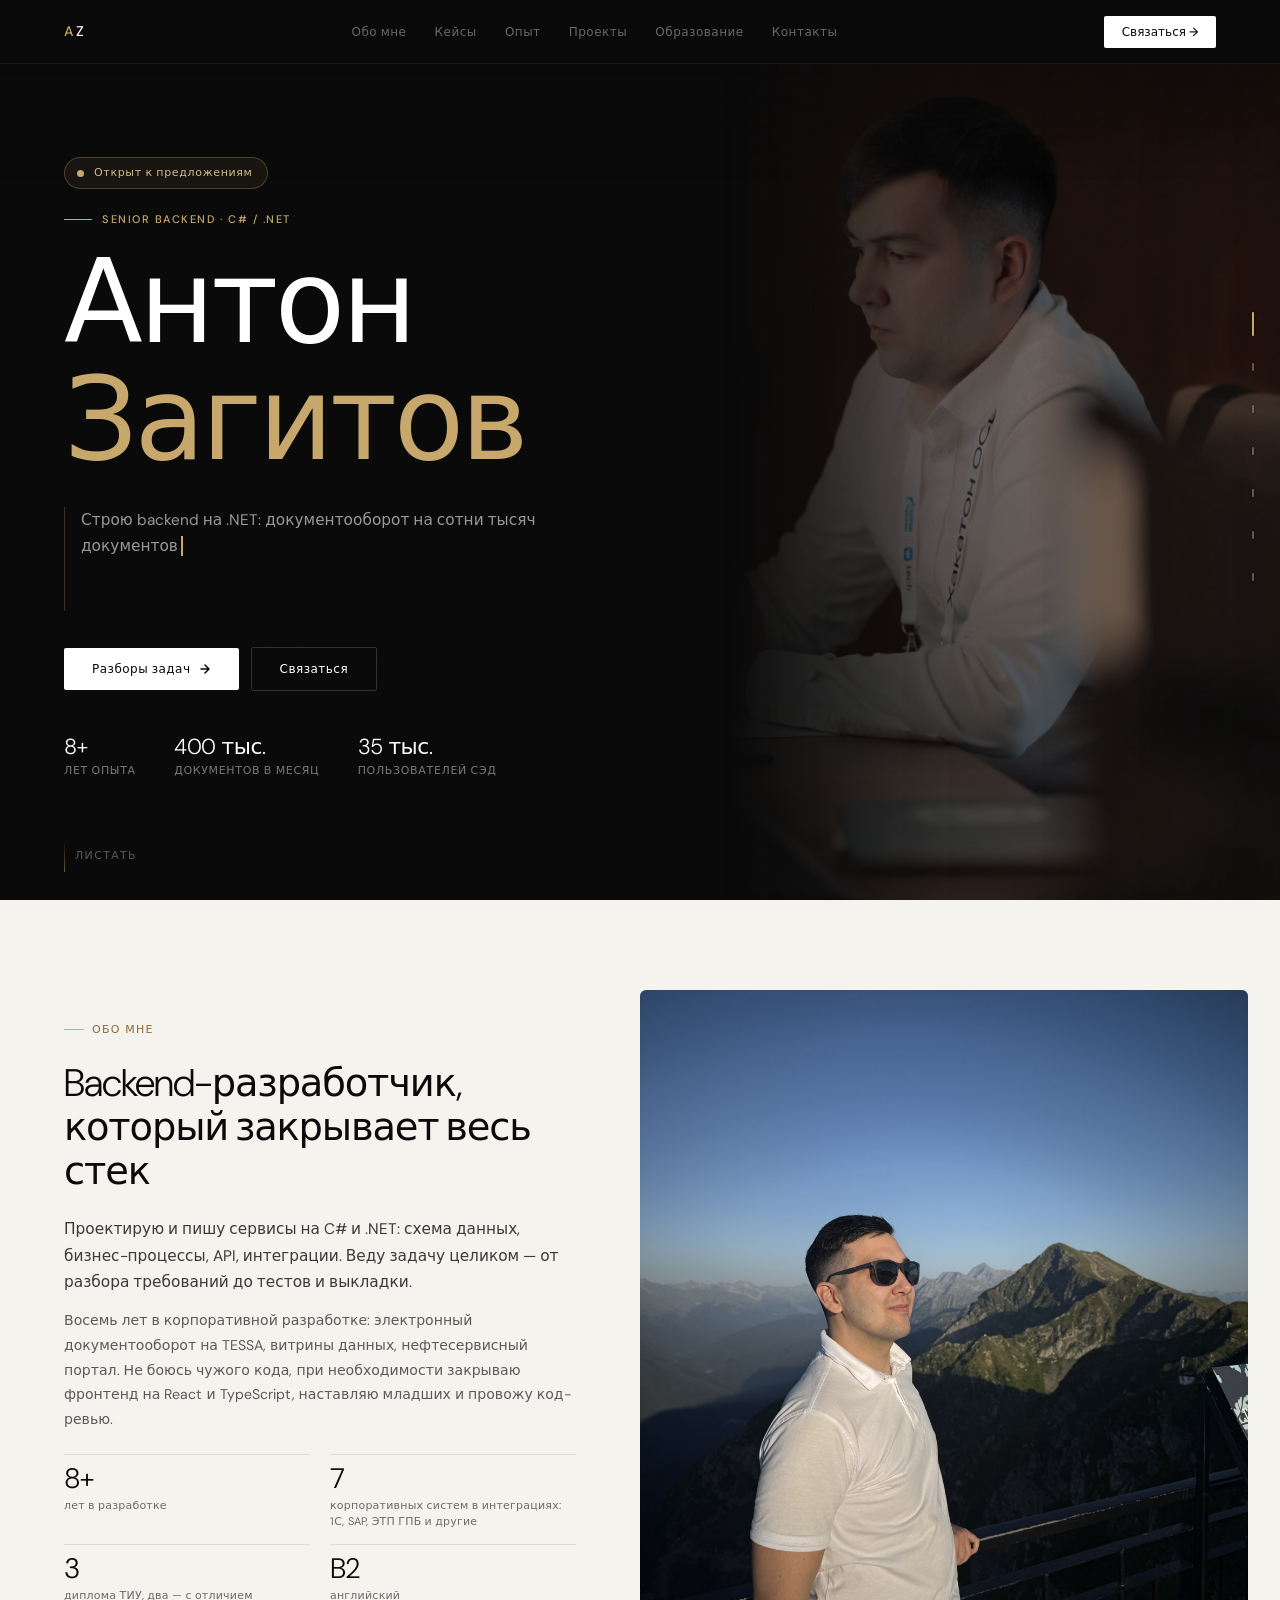
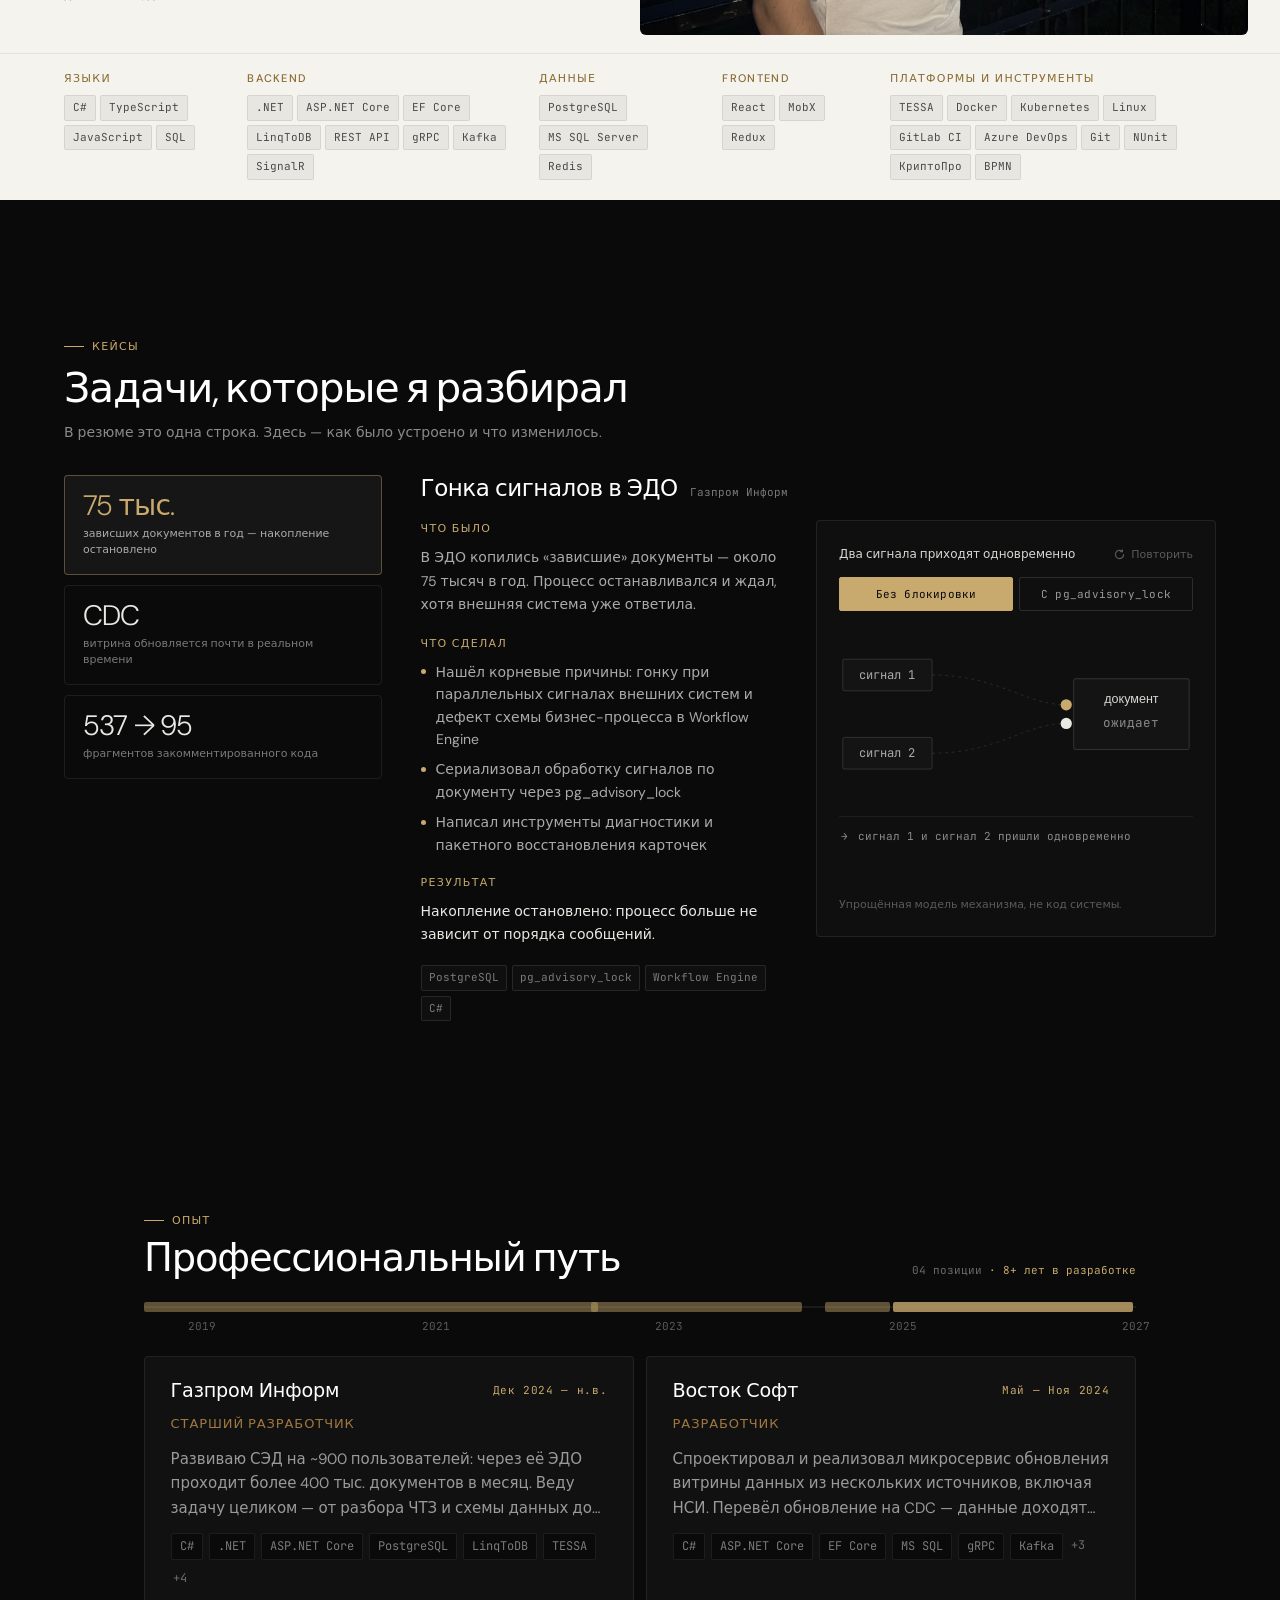
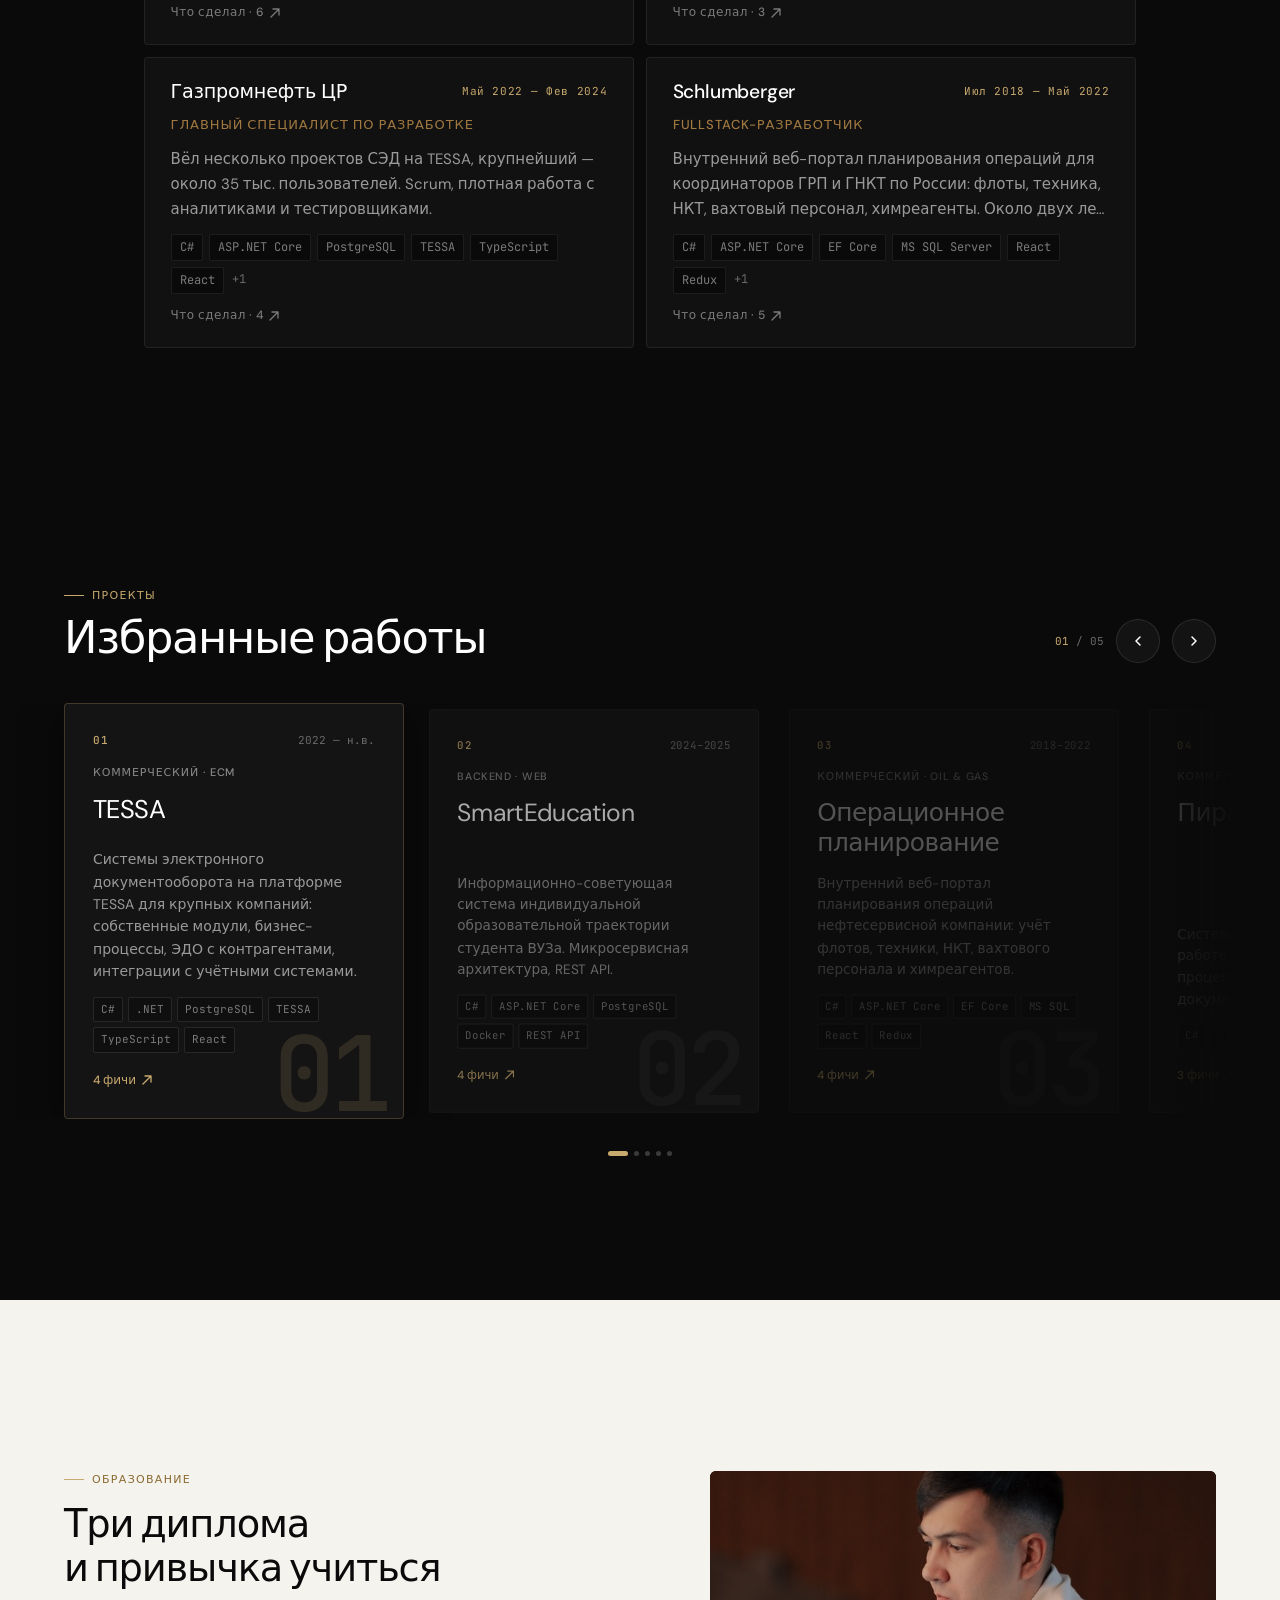
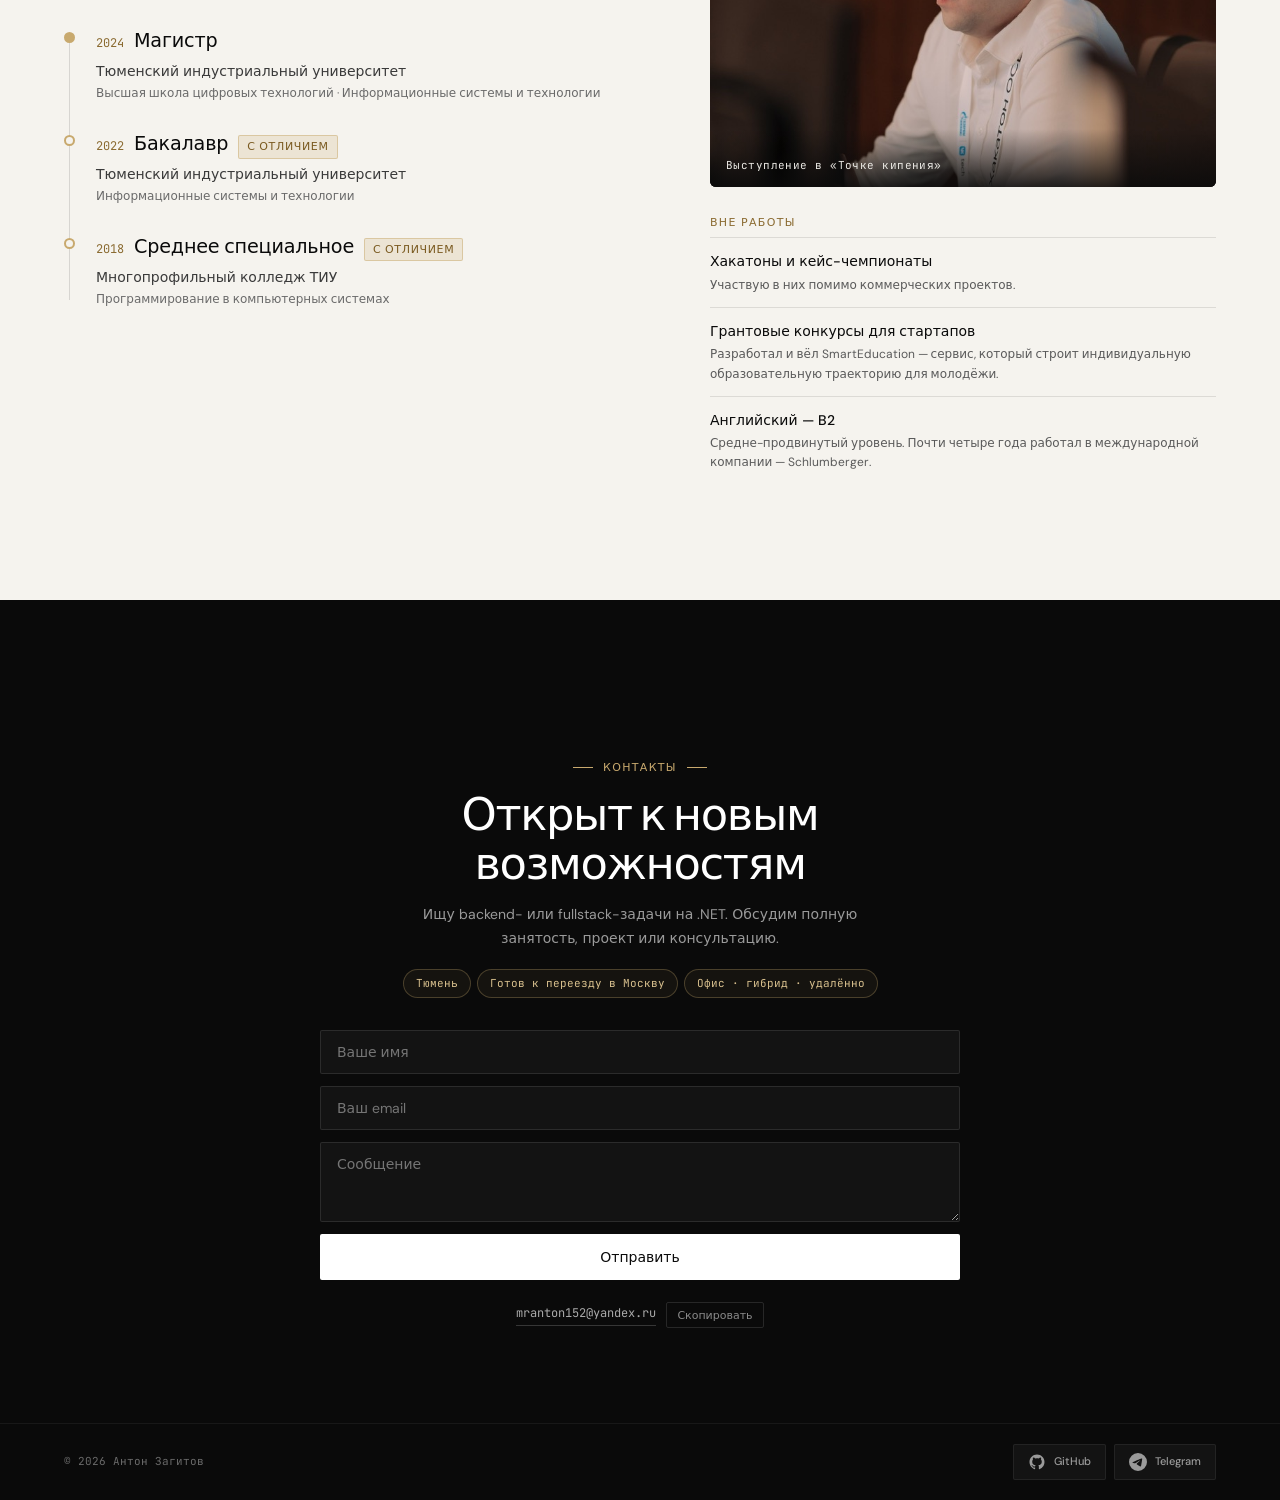
<file: index.html>
<!doctype html>
<html lang="ru">
  <head>
    <meta charset="UTF-8" />
    <meta name="viewport" content="width=device-width, initial-scale=1.0" />
    <meta name="description" content="Senior C# / .NET backend-разработчик из Тюмени, 8+ лет опыта. Документооборот на TESSA, интеграции с 1С и SAP, PostgreSQL, разбор прод-инцидентов." />
    <title>Антон Загитов — Senior C# / .NET Backend-разработчик</title>
    <link rel="icon" type="image/svg+xml" href="/favicon.svg" />
    <meta property="og:type" content="website" />
    <meta property="og:locale" content="ru_RU" />
    <meta property="og:title" content="Антон Загитов — Senior C# / .NET Backend-разработчик" />
    <meta property="og:description" content="Senior C# / .NET backend-разработчик из Тюмени, 8+ лет опыта. Документооборот на TESSA, интеграции с 1С и SAP, PostgreSQL, разбор прод-инцидентов." />
    <meta property="og:image" content="https://azagitov.root72.ru/og-image.jpg" />
    <meta property="og:url" content="https://azagitov.root72.ru" />
    <meta name="twitter:card" content="summary_large_image" />
    <meta name="twitter:title" content="Антон Загитов — Senior C# / .NET Backend-разработчик" />
    <meta name="twitter:description" content="Senior C# / .NET backend-разработчик из Тюмени, 8+ лет опыта. Документооборот на TESSA, интеграции с 1С и SAP, PostgreSQL, разбор прод-инцидентов." />
    <meta name="theme-color" content="#0A0A0A" />
    <meta name="color-scheme" content="dark" />
    <link rel="canonical" href="https://azagitov.root72.ru/" />
    <script type="application/ld+json">
      {
        "@context": "https://schema.org",
        "@type": "Person",
        "name": "Антон Загитов",
        "jobTitle": "Senior C# / .NET Backend-разработчик",
        "url": "https://azagitov.root72.ru/",
        "address": { "@type": "PostalAddress", "addressLocality": "Тюмень", "addressCountry": "RU" },
        "alumniOf": "Тюменский индустриальный университет",
        "knowsAbout": ["C#", ".NET", "ASP.NET Core", "PostgreSQL", "MS SQL Server", "TESSA", "TypeScript", "React"],
        "sameAs": ["https://github.com/mranton152", "https://t.me/mranton"]
      }
    </script>
    <link rel="preconnect" href="https://fonts.googleapis.com" />
    <link rel="preconnect" href="https://fonts.gstatic.com" crossorigin />
    <link
      href="https://fonts.googleapis.com/css2?family=DM+Sans:ital,opsz,wght@0,9..40,300;0,9..40,400;0,9..40,500;0,9..40,700;1,9..40,400&family=JetBrains+Mono:wght@400;500&display=swap"
      rel="stylesheet"
    />
    <script type="module" crossorigin src="/assets/index-DHmgUl_v.js"></script>
    <link rel="stylesheet" crossorigin href="/assets/index-CtiFePCl.css">
  </head>
  <body>
    <div id="root"></div>
    <noscript>
      <div style="max-width: 560px; margin: 0 auto; padding: 48px 24px; font-family: system-ui, sans-serif; color: #EAE8E3;">
        <h1 style="font-weight: 300; margin-bottom: 12px;">Антон Загитов</h1>
        <p>Senior C# / .NET backend-разработчик, Тюмень. Сайту нужен JavaScript; написать можно в Telegram
          <a href="https://t.me/mranton" style="color: #C8A96E;">@mranton</a> или на почту
          <a href="mailto:mranton152@yandex.ru" style="color: #C8A96E;">mranton152@yandex.ru</a>.</p>
      </div>
    </noscript>
  </body>
</html>
</file>
<file: assets/index-CtiFePCl.css>
:root{--color-black: #0A0A0A;--color-black-2: #0F0F0F;--color-black-3: #141414;--color-black-4: #1C1C1C;--color-gray-1: #2A2A2A;--color-gray-2: #3A3A3A;--color-gray-3: #4A4A4A;--color-gray-4: #6A6A6A;--color-gray-5: #8A8A8A;--color-gray-6: #AAAAAA;--color-white-3: #D8D6D2;--color-white-2: #EAE8E3;--color-white-1: #F5F3EE;--color-white: #FFFFFF;--color-accent: #C8A96E;--color-accent-dim: #A08650;--color-accent-muted: rgba(200, 169, 110, .15);--bg-primary: var(--color-black);--bg-secondary: var(--color-black-2);--bg-surface: var(--color-black-3);--bg-elevated: var(--color-black-4);--bg-light: var(--color-white-1);--bg-light-elevated: var(--color-white-2);--fg-primary: var(--color-white);--fg-secondary: var(--color-gray-6);--fg-tertiary: var(--color-gray-5);--fg-disabled: var(--color-gray-4);--fg-on-light: var(--color-black);--fg-on-light-2: var(--color-gray-3);--fg-accent: var(--color-accent);--fg-accent-hover: var(--color-accent-dim);--border-subtle: rgba(255, 255, 255, .06);--border-default: rgba(255, 255, 255, .1);--border-strong: rgba(255, 255, 255, .18);--border-light: rgba(0, 0, 0, .08);--border-light-strong:rgba(0, 0, 0, .14);--font-display: "DM Sans", system-ui, sans-serif;--font-body: "DM Sans", system-ui, sans-serif;--font-mono: "JetBrains Mono", "Fira Code", monospace;--weight-light: 300;--weight-regular: 400;--weight-medium: 500;--weight-bold: 700;--text-2xs: clamp(11px, .75vw, 13px);--text-xs: clamp(12px, .9vw, 15px);--text-sm: clamp(14px, 1.05vw, 17px);--text-base: clamp(15px, 1.15vw, 19px);--text-md: clamp(17px, 1.35vw, 22px);--text-lg: clamp(20px, 1.6vw, 26px);--text-xl: clamp(24px, 2vw, 32px);--text-2xl: clamp(30px, 2.6vw, 42px);--text-3xl: clamp(38px, 3.5vw, 54px);--text-4xl: clamp(50px, 5vw, 74px);--text-5xl: clamp(62px, 7vw, 94px);--text-hero: clamp(56px, 9vw, 148px);--leading-none: 1;--leading-tight: 1.05;--leading-snug: 1.2;--leading-normal: 1.4;--leading-relaxed: 1.6;--leading-loose: 1.8;--tracking-tight: -.03em;--tracking-snug: -.02em;--tracking-normal: 0em;--tracking-wide: .04em;--tracking-wider: .08em;--tracking-widest: .12em;--space-1: 4px;--space-2: 8px;--space-3: 12px;--space-4: 16px;--space-5: 20px;--space-6: 24px;--space-7: 28px;--space-8: 32px;--space-10: 40px;--space-12: 48px;--space-14: 56px;--space-16: 64px;--space-20: 80px;--space-24: 96px;--space-30: 120px;--space-40: 160px;--radius-none: 0px;--radius-sm: 2px;--radius-md: 4px;--radius-lg: 8px;--radius-full: 9999px;--shadow-card: 0 1px 0 rgba(255,255,255,.04), 0 4px 32px rgba(0,0,0,.4);--shadow-raised: 0 8px 48px rgba(0,0,0,.5);--shadow-overlay: 0 16px 80px rgba(0,0,0,.6);--shadow-glow: 0 0 40px rgba(200,169,110,.15);--ease-out-expo: cubic-bezier(.16, 1, .3, 1);--ease-in-out: cubic-bezier(.4, 0, .2, 1);--duration-fast: .15s;--duration-base: .25s;--duration-slow: .5s;--duration-enter: .6s;--max-width: 1280px;--section-px: clamp(24px, 5vw, 64px);--section-py: clamp(64px, 10vw, 120px);--nav-height: 72px}*,*:before,*:after{box-sizing:border-box;margin:0;padding:0}html{scroll-behavior:smooth}body{font-family:var(--font-body);font-size:var(--text-base);font-weight:var(--weight-regular);line-height:var(--leading-relaxed);letter-spacing:var(--tracking-normal);color:var(--fg-primary);background:var(--bg-primary);-webkit-font-smoothing:antialiased;text-rendering:optimizeLegibility}h1{font-size:var(--text-3xl);font-weight:var(--weight-light);line-height:var(--leading-snug);letter-spacing:var(--tracking-tight)}h2{font-size:var(--text-2xl);font-weight:var(--weight-regular);line-height:var(--leading-snug);letter-spacing:var(--tracking-snug)}h3{font-size:var(--text-xl);font-weight:var(--weight-medium);line-height:var(--leading-normal);letter-spacing:var(--tracking-normal)}p{font-size:var(--text-base);line-height:var(--leading-relaxed);color:var(--fg-secondary)}code,pre,.mono{font-family:var(--font-mono);font-size:var(--text-sm);line-height:var(--leading-relaxed)}.label{font-size:var(--text-xs);font-weight:var(--weight-medium);letter-spacing:var(--tracking-wider);text-transform:uppercase;color:var(--fg-accent)}button{font-family:var(--font-body);cursor:pointer}a{color:inherit;text-decoration:none}img{display:block;max-width:100%}@keyframes pulseBar{0%,to{opacity:.35;transform:scaleY(1)}50%{opacity:1;transform:scaleY(1.4)}}@keyframes caretBlink{0%,to{border-right-color:#c8a96e}50%{border-right-color:transparent}}@keyframes fadeIn{0%{opacity:0}to{opacity:1}}@keyframes modalIn{0%{opacity:0;transform:scale(.95) translateY(8px)}to{opacity:1;transform:scale(1) translateY(0)}}:focus-visible{outline:2px solid #C8A96E;outline-offset:3px;border-radius:2px}@media(prefers-reduced-motion:reduce){*,*:before,*:after{animation-duration:.01ms!important;animation-iteration-count:1!important;transition-duration:.01ms!important;scroll-behavior:auto!important}}html,body{overflow-x:hidden}html{-webkit-text-size-adjust:100%}[data-section]{display:flex;min-height:100vh;min-height:100svh}[data-section]>section{width:100%;min-height:inherit}@media(min-width:1024px)and (min-height:720px)and (hover:hover){html{scroll-snap-type:y proximity}[data-section]{scroll-snap-align:start}}::selection{background:#c8a96e59;color:#fff}.about-grid{display:grid;grid-template-columns:minmax(0,1fr) minmax(0,1fr)}.about-photo{position:relative;min-height:320px}.about-photo img{position:absolute;top:0;right:0;bottom:0;left:0;width:100%;height:100%;object-fit:cover}.skills-grid{display:grid;grid-template-columns:1fr 1.7fr 1fr .9fr 2.1fr;gap:16px 28px}.cases-grid{display:grid;grid-template-columns:minmax(240px,.8fr) minmax(0,2fr);gap:clamp(20px,3vw,44px);align-items:start}.cases-tabs{display:flex;flex-direction:column;gap:10px}.case-body{display:grid;grid-template-columns:minmax(0,1fr) minmax(0,1.1fr);gap:clamp(20px,2.5vw,36px);align-items:start}.exp-grid{display:grid;grid-template-columns:1fr 1fr;gap:12px}.edu-grid{display:grid;grid-template-columns:minmax(0,1.15fr) minmax(0,1fr);gap:clamp(28px,5vw,72px);align-items:start}.hero-stats{display:flex;gap:clamp(20px,3vw,40px);flex-wrap:wrap}@media(max-width:1180px){.skills-grid{grid-template-columns:repeat(3,minmax(0,1fr))}.case-body{grid-template-columns:1fr}}@media(max-width:860px){.about-grid{grid-template-columns:1fr}.about-photo{order:-1;min-height:0;height:min(78vw,46vh);margin:0 clamp(16px,5vw,64px)}.skills-grid{grid-template-columns:repeat(2,minmax(0,1fr))}.cases-grid{grid-template-columns:1fr}.cases-tabs{flex-direction:row;overflow-x:auto;scroll-snap-type:x proximity;margin:0 calc(-1 * var(--section-px));padding:2px var(--section-px) 6px;scrollbar-width:none}.cases-tabs::-webkit-scrollbar{display:none}.cases-tabs>*{flex:0 0 min(72vw,280px);scroll-snap-align:center}.exp-grid,.edu-grid{grid-template-columns:1fr}}@media(max-width:520px){.skills-grid{grid-template-columns:1fr}}@media(max-height:760px),(max-width:767px){.hide-short{display:none!important}}@keyframes statusPulse{0%{box-shadow:0 0 #c8a96e8c}70%{box-shadow:0 0 0 8px #c8a96e00}to{box-shadow:0 0 #c8a96e00}}@keyframes flowDrop{0%{top:-3px;opacity:0}15%{opacity:1}85%{opacity:1}to{top:calc(100% - 4px);opacity:0}}@keyframes logIn{0%{opacity:0;transform:translateY(4px)}to{opacity:1;transform:translateY(0)}}@media(max-width:860px){.about-photo-frame{top:0!important;right:0!important;bottom:0!important;left:0!important}}
</file>
